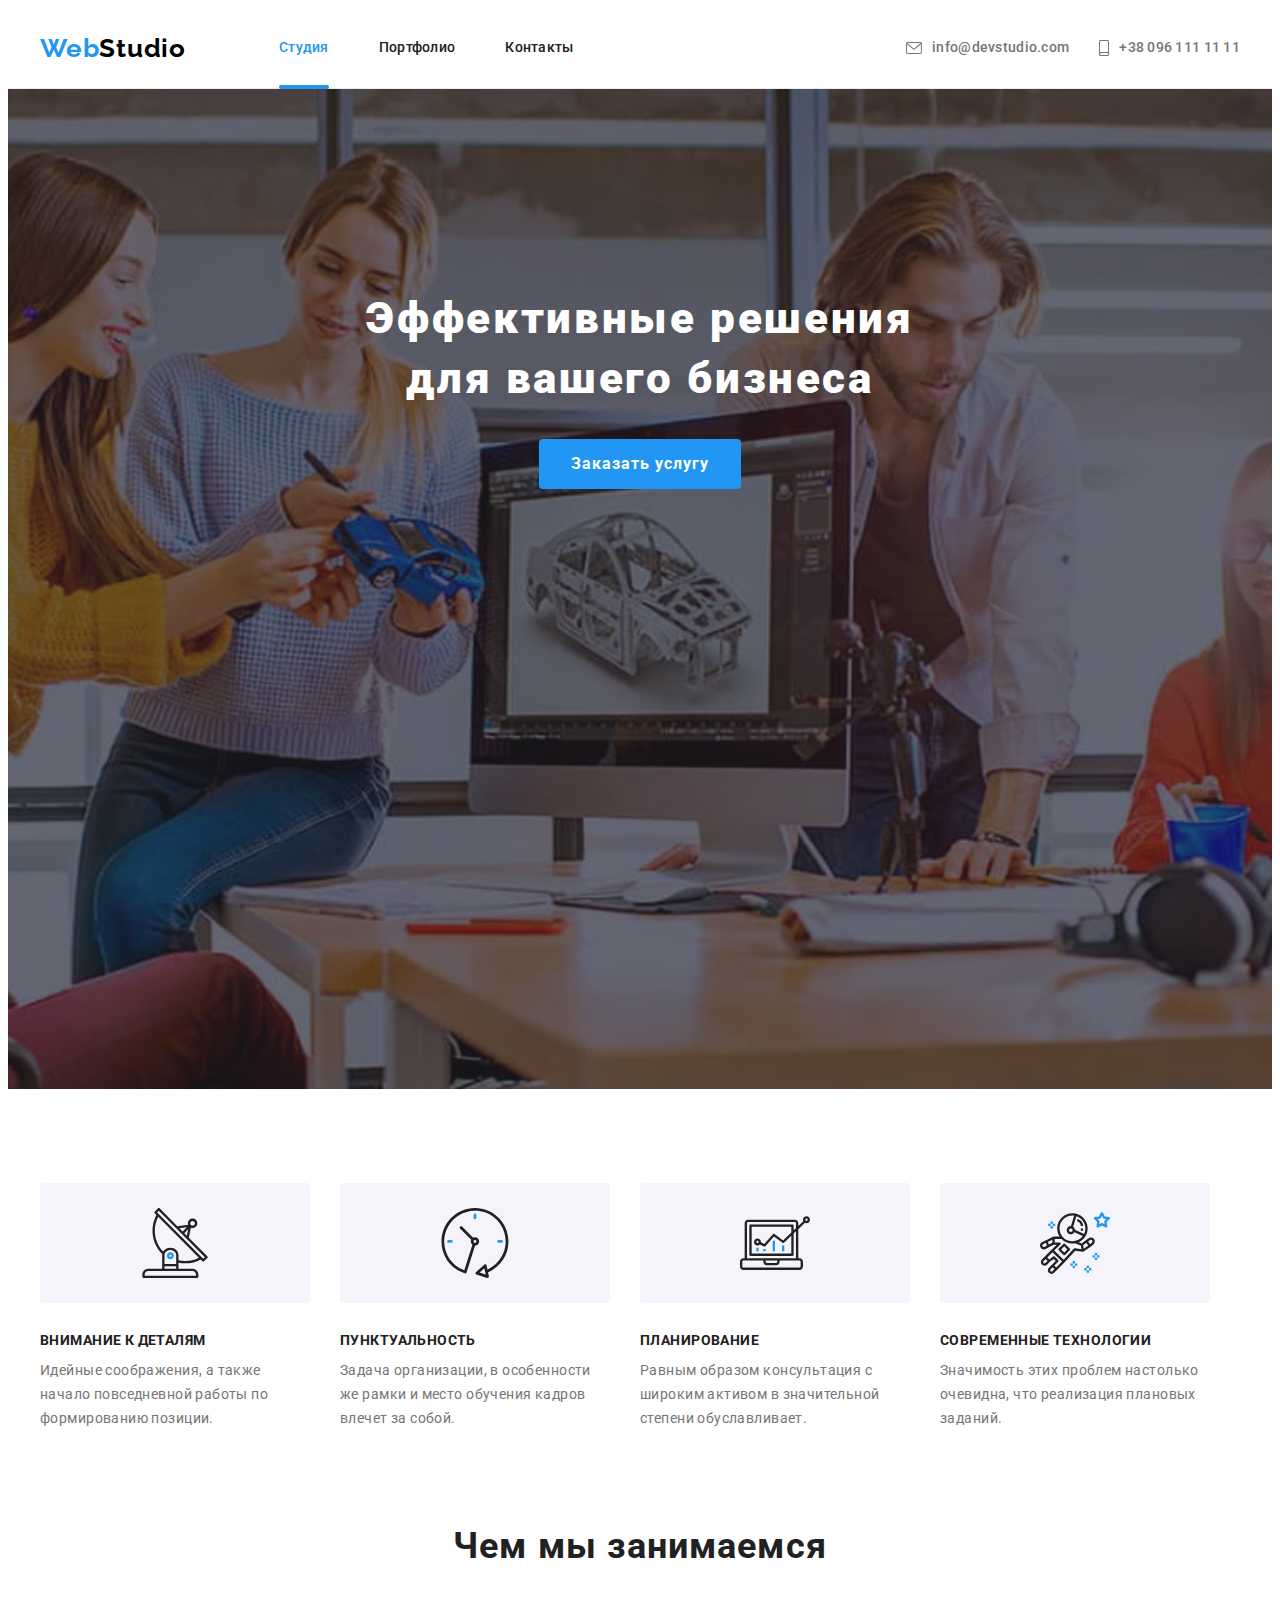
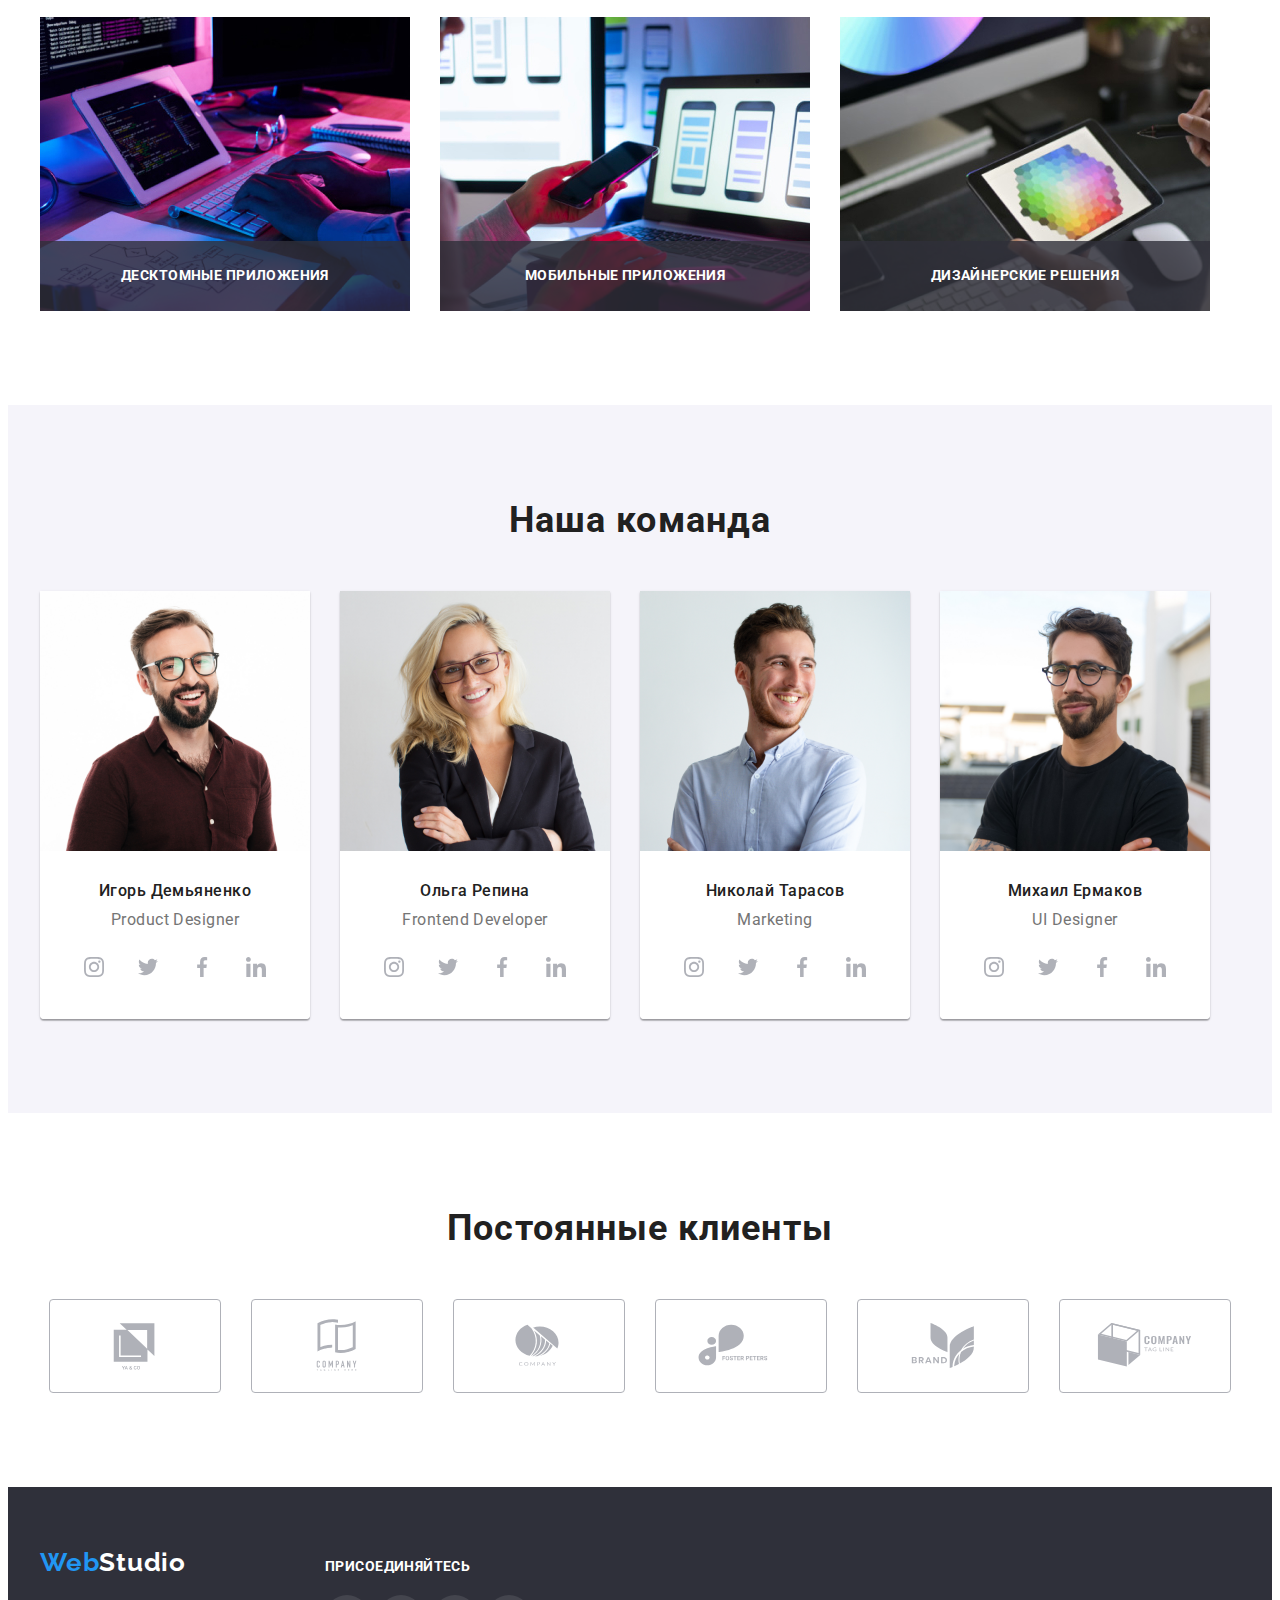
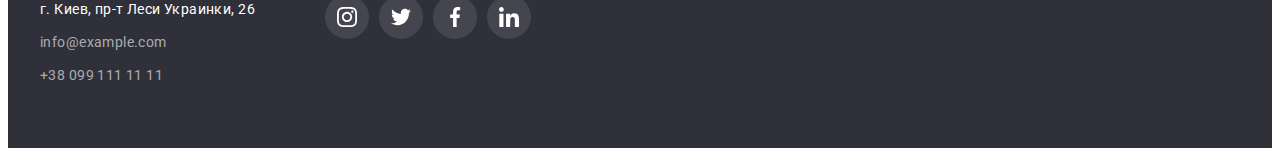
<file: index.html>
<!DOCTYPE html>
<html lang="ru">
  <head>
    <meta charset="UTF-8" />
    <meta http-equiv="X-UA-Compatible" content="IE=edge" />
    <meta name="viewport" content="width=device-width, initial-scale=1.0" />
    <title>WebStudio</title>
    <link
      rel="stylesheet"
      href="https://cdnjs.cloudflare.com/ajax/libs/modern-normalize/1.1.0/modern-normalize.min.css"
      integrity="sha512-wpPYUAdjBVSE4KJnH1VR1HeZfpl1ub8YT/NKx4PuQ5NmX2tKuGu6U/JRp5y+Y8XG2tV+wKQpNHVUX03MfMFn9Q=="
      crossorigin="anonymous"
      referrerpolicy="no-referrer"
    />
    <link
      href="https://fonts.googleapis.com/css2?family=Raleway:wght@700&family=Roboto:wght@400;500;700;900&display=swap"
      rel="stylesheet"
    />
    <link rel="stylesheet" href="./css/styles.css" />
  </head>

  <body>
    <header class="header">
      <div class="container main-nav">
        <a href="./index.html" class="logo link"><span class="span">Web</span>Studio</a>

        <nav class="nav">
          <ul class="site-nav list">
            <li class="nav-item"><a class="nav-link link current" href="./index.html">Студия</a></li>
            <li class="nav-item"><a class="nav-link link" href="./portfolio.html">Портфолио</a></li>
            <li class="nav-item"><a class="nav-link link" href="">Контакты</a></li>
          </ul>
        </nav>

        <ul class="info list">
          <li class="info-item">
            <a class="info-link link" href="mailto:info@devstudio.com">
              <svg class="icon-envelope" width="16px" height="12px">
                <use href="./images/icons.svg#icon-envelope"></use>
              </svg>
              info@devstudio.com
            </a>
          </li>
          <li class="info-item">
            <a class="info-link link" href="tel:+380961111111">
              <svg class="icon-smartphone" width="10px" height="16px">
                <use href="./images/icons.svg#icon-smartphone"></use>
              </svg>
              +38 096 111 11 11
            </a>
          </li>
        </ul>
      </div>
    </header>

    <main>
      <section class="section-hero">
        <div class="container">
          <h1 class="title">Эффективные решения для вашего бизнеса</h1>

          <button type="button" class="button-first" data-modal-open >Заказать услугу</button>
        </div>
      </section>

      <section class="section">
        <div class="container">
          <h2 hidden>Преимущества</h2>

          <ul class="features list">
            <li class="features-item">
                <div class="features-icon">
                  <svg class="icon" width="70px" height="70px">
                  <use href="./images/icons.svg#icon-antenna-1"></use>
                </svg>
                </div>
              <h3 class="features-title">ВНИМАНИЕ К ДЕТАЛЯМ</h3>
              <p class="features-text">
                Идейные соображения, а также начало повседневной работы по формированию позиции.
              </p>
            </li>
            <li class="features-item">
              <div class="features-icon">
                  <svg class="icon" width="70px" height="70px">
                  <use href="./images/icons.svg#icon-clock-1"></use>
                </svg>
                </div>
              <h3 class="features-title">ПУНКТУАЛЬНОСТЬ</h3>
              <p class="features-text">
                Задача организации, в особенности же рамки и место обучения кадров влечет за собой.
              </p>
            </li>
            <li class="features-item">
              <div class="features-icon">
                  <svg class="icon" width="70px" height="70px">
                  <use href="./images/icons.svg#icon-diagram-1"></use>
                </svg>
                </div>
              <h3 class="features-title">ПЛАНИРОВАНИЕ</h3>
              <p class="features-text">
                Равным образом консультация с широким активом в значительной степени обуславливает.
              </p>
            </li>
            <li class="features-item">
              <div class="features-icon">
                  <svg class="icon" width="70px" height="70px">
                  <use href="./images/icons.svg#icon-astronaut-1"></use>
                </svg>
                </div>
              <h3 class="features-title">СОВРЕМЕННЫЕ ТЕХНОЛОГИИ</h3>
              <p class="features-text">Значимость этих проблем настолько очевидна, что реализация плановых заданий.</p>
            </li>
          </ul>
        </div>
      </section>

      <section class="section work">
        <div class="container">
          <h2 class="title-section">Чем мы занимаемся</h2>

          <ul class="works list">
            <li class="works-item">
              <img
                class="works-img"
                src="./images/картинка1.jpg"
                alt="Человек пишет код на компьютере"
                width="370"
                height="294"
              />
              <p class="works-text">
                ДЕСКТОМНЫЕ ПРИЛОЖЕНИЯ
              </p>
            </li>
            <li class="works-item">
              <img
                class="works-img"
                src="./images/картинка2.jpg"
                alt="Человек за компьютером смотрит в телефон"
                width="370"
                height="294"
              />
              <p class="works-text">
                МОБИЛЬНЫЕ ПРИЛОЖЕНИЯ
              </p>
            </li>
            <li class="works-item">
              <img
                class="works-img"
                src="./images/картинка3.jpg"
                alt="Человек рисует на планшете"
                width="370"
                height="294"
              />
              <p class="works-text">
                ДИЗАЙНЕРСКИЕ РЕШЕНИЯ
              </p>
            </li>
          </ul>
        </div>
      </section>

      <section class="team section">
        <div class="container">
          <h2 class="title-section">Наша команда</h2>

          <ul class="team-list list">
            <li class="team-item">
              <img class="img-team" src="./images/Игорь.jpg" alt="Фотография парня в очках" width="270" height="260" />
              <div class="team-div">
                <h3 class="team-title">Игорь Демьяненко</h3>
                <p class="team-text">Product Designer</p>
                <ul class="team-social-list list">
                  <li class="team-social-item">
                    <a href="" class="team-social-link">
                      <svg class="team-icon" width="20px" height="20px">
                        <use href="./images/icons.svg#icon-instagram-2"></use>
                      </svg>
                    </a>
                  </li>
                  <li class="team-social-item">
                    <a href="" class="team-social-link">
                      <svg class="team-icon" width="20px" height="20px">
                        <use href="./images/icons.svg#icon-twitter-1"></use>
                      </svg>
                    </a>
                  </li>
                  <li class="team-social-item">
                    <a href="" class="team-social-link">
                      <svg class="team-icon" width="20px" height="20px">
                        <use href="./images/icons.svg#icon-facebook-1"></use>
                      </svg>
                    </a>
                  </li>
                  <li class="team-social-item">
                    <a href="" class="team-social-link">
                      <svg class="team-icon" width="20px" height="20px">
                        <use href="./images/icons.svg#icon-linkedin-1"></use>
                      </svg>
                    </a>
                  </li>
                </ul>
              </div>
            </li>

            <li class="team-item">
              <img
                class="img-team"
                src="./images/Ольга.jpg"
                alt="Фотография девушки в очках"
                width="270"
                height="260"
              />
              <div class="team-div">
                <h3 class="team-title">Ольга Репина</h3>
                <p class="team-text">Frontend Developer</p>
                <ul class="team-social-list list">
                  <li class="team-social-item">
                    <a href="" class="team-social-link">
                      <svg class="team-icon" width="20px" height="20px">
                        <use href="./images/icons.svg#icon-instagram-2"></use>
                      </svg>
                    </a>
                  </li>
                  <li class="team-social-item">
                    <a href="" class="team-social-link">
                      <svg class="team-icon" width="20px" height="20px">
                        <use href="./images/icons.svg#icon-twitter-1"></use>
                      </svg>
                    </a>
                  </li>
                  <li class="team-social-item">
                    <a href="" class="team-social-link">
                      <svg class="team-icon"  width="20px" height="20px">
                        <use href="./images/icons.svg#icon-facebook-1"></use>
                      </svg>
                    </a>
                  </li>
                  <li class="team-social-item">
                    <a href="" class="team-social-link">
                      <svg class="team-icon" width="20px" height="20px">
                        <use href="./images/icons.svg#icon-linkedin-1"></use>
                      </svg>
                    </a>
                  </li>
                </ul>
              </div>
            </li>

            <li class="team-item">
              <img
                class="img-team"
                src="./images/Николай.jpg"
                alt="Фотография улыбающегося парня"
                width="270"
                height="260"
              />
              <div class="team-div">
                <h3 class="team-title">Николай Тарасов</h3>
                <p class="team-text">Marketing</p>
                <ul class="team-social-list list">
                  <li class="team-social-item">
                    <a href="" class="team-social-link">
                      <svg class="team-icon" width="20px" height="20px">
                        <use href="./images/icons.svg#icon-instagram-2"></use>
                      </svg>
                    </a>
                  </li>
                  <li class="team-social-item">
                    <a href="" class="team-social-link">
                      <svg class="team-icon" width="20px" height="20px">
                        <use href="./images/icons.svg#icon-twitter-1"></use>
                      </svg>
                    </a>
                  </li>
                  <li class="team-social-item">
                    <a href="" class="team-social-link">
                      <svg class="team-icon" width="20px" height="20px">
                        <use href="./images/icons.svg#icon-facebook-1"></use>
                      </svg>
                    </a>
                  </li>
                  <li class="team-social-item">
                    <a href="" class="team-social-link">
                      <svg class="team-icon" width="20px" height="20px">
                        <use href="./images/icons.svg#icon-linkedin-1"></use>
                      </svg>
                    </a>
                  </li>
                </ul>
              </div>
            </li>

            <li class="team-item">
              <img class="img-team" src="./images/Михаил.jpg" alt="Парень в очках" width="270" height="260" />
              <div class="team-div">
                <h3 class="team-title">Михаил Ермаков</h3>
                <p class="team-text">UI Designer</p>
                <ul class="team-social-list list">
                  <li class="team-social-item">
                    <a href="" class="team-social-link">
                      <svg class="team-icon" width="20px" height="20px">
                        <use href="./images/icons.svg#icon-instagram-2"></use>
                      </svg>
                    </a>
                  </li>
                  <li class="team-social-item">
                    <a href="" class="team-social-link">
                      <svg class="team-icon" width="20px" height="20px">
                        <use href="./images/icons.svg#icon-twitter-1"></use>
                      </svg>
                    </a>
                  </li>
                  <li class="team-social-item">
                    <a href="" class="team-social-link">
                      <svg class="team-icon" width="20px" height="20px">
                        <use href="./images/icons.svg#icon-facebook-1"></use>
                      </svg>
                    </a>
                  </li>
                  <li class="team-social-item">
                    <a href="" class="team-social-link">
                      <svg class="team-icon" width="20px" height="20px">
                        <use href="./images/icons.svg#icon-linkedin-1"></use>
                      </svg>
                    </a>
                  </li>
                </ul>
              </div>
            </li>
          </ul>
        </div>
      </section>

      <section class="section">
        <div class="container">
          <h2 class="title-section">Постоянные клиенты</h2>
          <div class="compani-div">
            <ul class="company-list list">
            <li class="company-item">
                <a href="" class="company-link">
                  <svg class="company-icon" width="106" height="60">
                  <use href="./images/icons.svg#icon-Logo"></use>
                </svg>
                </a>
            </li>
            <li class="company-item">
                <a href="" class="company-link">
                  <svg class="company-icon" width="106" height="60">
                  <use href="./images/icons.svg#icon-Logo-1"></use>
                </svg>
                </a>
            </li>
            <li class="company-item">
                <a href="" class="company-link">
                  <svg class="company-icon" width="106" height="60">
                  <use href="./images/icons.svg#icon-Logo-2"></use>
                </svg>
                </a>
            </li>
            <li class="company-item">
                <a href="" class="company-link">
                  <svg class="company-icon" wigth="106" height="60">
                  <use href="./images/icons.svg#icon-Logo-3"></use>
                </svg>
                </a>
            </li>
            <li class="company-item">
                <a href="" class="company-link">
                  <svg class="company-icon" width="106" height="60">
                  <use href="./images/icons.svg#icon-Logo-4"></use>
                </svg>
                </a>
            </li>
            <li class="company-item">
                <a href="" class="company-link">
                  <svg class="company-icon" width="106" height="60">
                  <use href="./images/icons.svg#icon-Logo-5"></use>
                </svg>
                </a>
            </li>
          </ul>
          </div>
        </div>
      </section>
    </main>

<footer class="footer footer-section"">
      <div class="container">
        <div class="first-footer-div">
          <div>
          <a href="/index.html" class="logo-footer link"><span class="span">Web</span>Studio</a>

          <address class="address">
          <ul class="address list">
            <li class="address-item">
              <a class="address-link link" href="http://surl.li/anqcu">г. Киев, пр-т Леси Украинки, 26</a>
            </li>
            <li class="address-item">
              <a class="address-link-footer link" href="mailto:info@example.com">info@example.com</a>
            </li>
            <li class="address-item">
              <a class="address-link-footer link" href="tel:+380991111111">+38 099 111 11 11</a>
            </li>
          </ul>
          </address>  
        </div>

        <div class="second-footer-div">
            <p class="text-footer">ПРИСОЕДИНЯЙТЕСЬ</p>

           <ul class="footer-social-list list">
                  <li class="footer-social-item">
                    <a href="" class="footer-social-link">
                      <svg class="footer-icon" width="20px" height="20px">
                        <use href="./images/icons.svg#icon-instagram-2"></use>
                      </svg>
                    </a>
                  </li>
                  <li class="footer-social-item">
                    <a href="" class="footer-social-link">
                      <svg class="footer-icon" width="20px" height="20px">
                        <use href="./images/icons.svg#icon-twitter-1"></use>
                      </svg>
                    </a>
                  </li>
                  <li class="footer-social-item">
                    <a href="" class="footer-social-link">
                      <svg class="footer-icon" width="20px" height="20px">
                        <use href="./images/icons.svg#icon-facebook-1"></use>
                      </svg>
                    </a>
                  </li>
                  <li class="footer-social-item">
                    <a href="" class="footer-social-link">
                      <svg class="footer-icon" width="20px" height="20px">
                        <use href="./images/icons.svg#icon-linkedin-1"></use>
                      </svg>
                    </a>
                  </li>
                </ul>
        </div>
      </div>
    </footer>

    <div class="backdrop is-hidden" data-modal>
      <div class="modal">
        <button type="button" class="modal-cloce-btn" data-modal-close>
          <svg class="modal-icon">
            <use href="./images/icons.svg#icon-Vector-1"></use>
          </svg>
        </button>
      </div>
    </div>
    <script src="./js/modal.js"></script>
  </body>
</html>
</file>
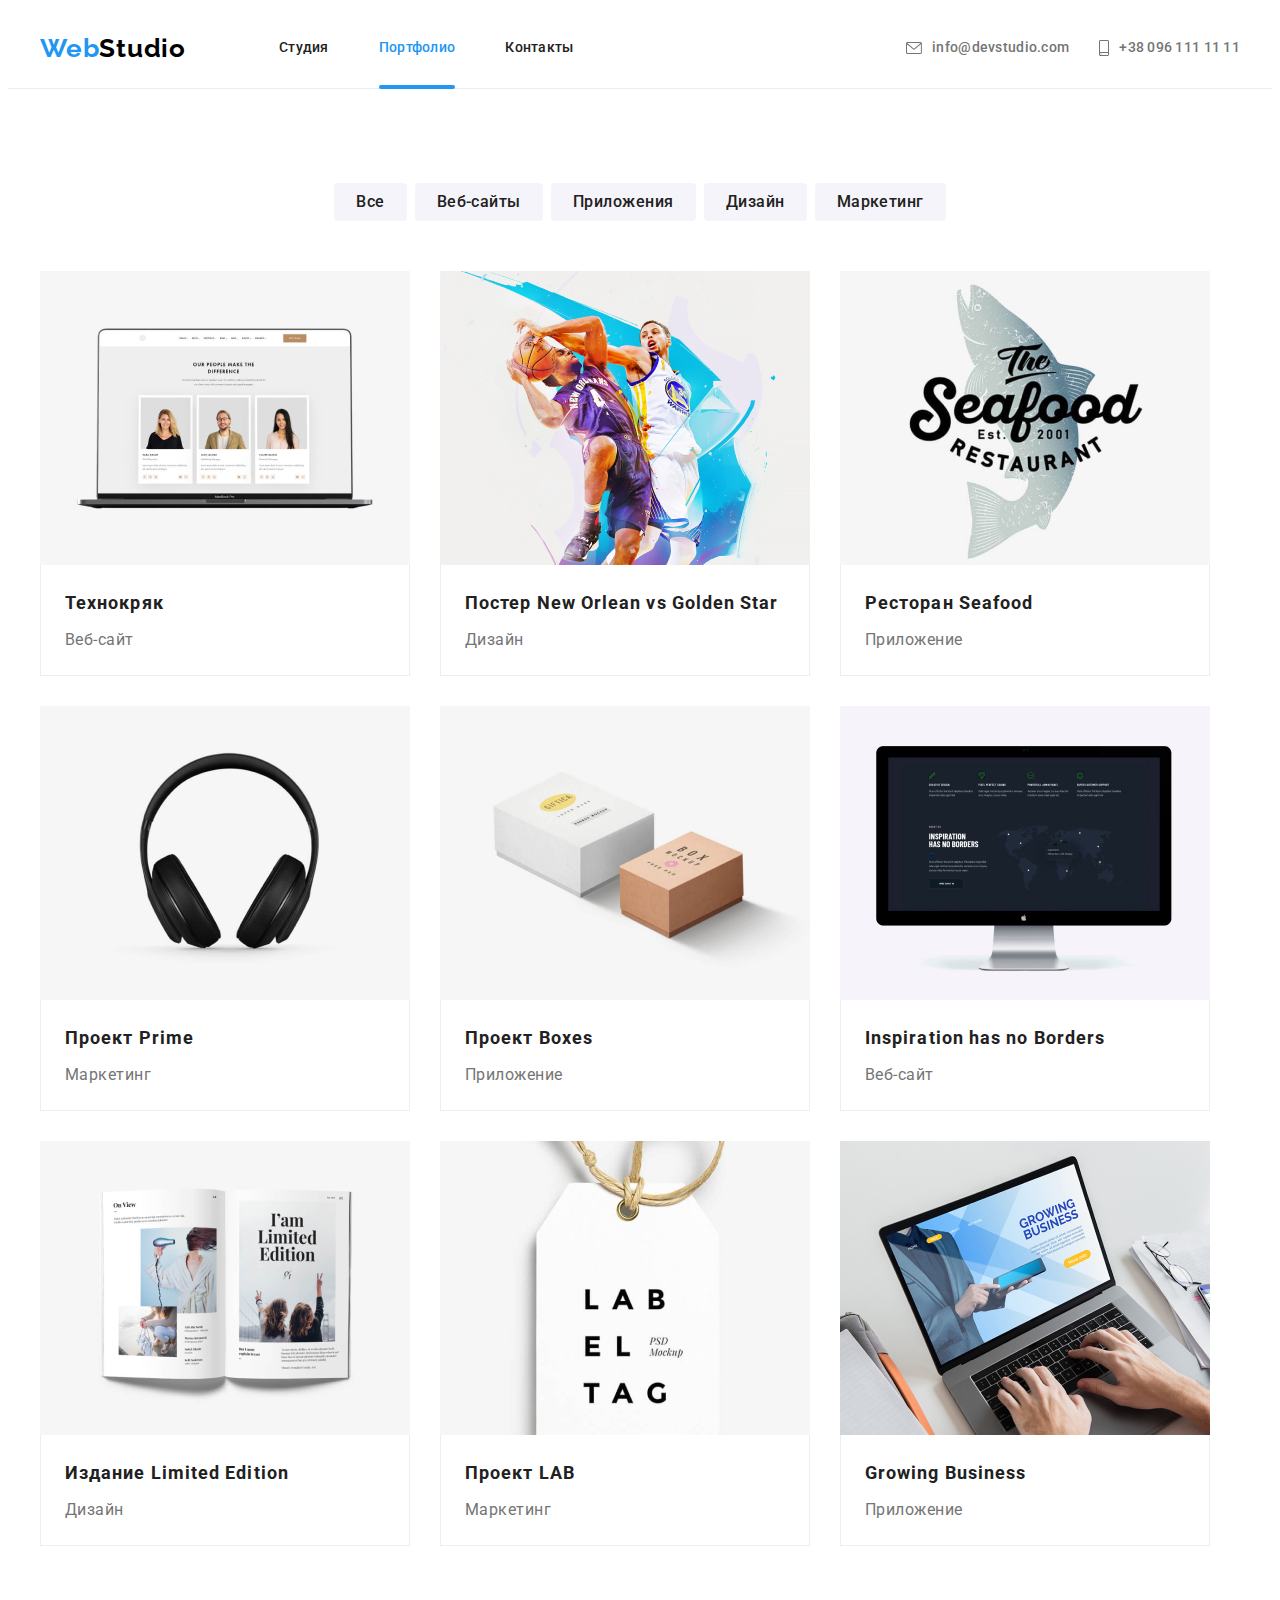
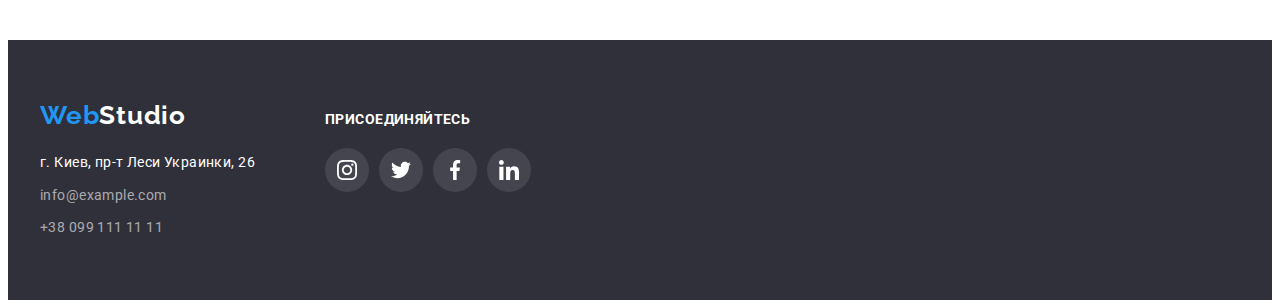
<file: portfolio.html>
<!DOCTYPE html>
<html lang="ru">
  <head>
    <meta charset="UTF-8" />
    <meta http-equiv="X-UA-Compatible" content="IE=edge" />
    <meta name="viewport" content="width=device-width, initial-scale=1.0" />
    <title>WebStudio</title>
    <link
      rel="stylesheet"
      href="https://cdnjs.cloudflare.com/ajax/libs/modern-normalize/1.1.0/modern-normalize.min.css"
      integrity="sha512-wpPYUAdjBVSE4KJnH1VR1HeZfpl1ub8YT/NKx4PuQ5NmX2tKuGu6U/JRp5y+Y8XG2tV+wKQpNHVUX03MfMFn9Q=="
      crossorigin="anonymous"
      referrerpolicy="no-referrer"
    />
    <link
      href="https://fonts.googleapis.com/css2?family=Raleway:wght@700&family=Roboto:wght@400;500;700;900&display=swap"
      rel="stylesheet"
    />
    <link rel="stylesheet" href="./css/styles.css" />
  </head>

  <body>
    <header class="header">
      <div class="container main-nav">
        <a href="./index.html" class="logo link"><span class="span">Web</span>Studio</a>

        <nav class="nav">
          <ul class="site-nav list">
            <li class="nav-item"><a class="nav-link link" href="./index.html">Студия</a></li>
            <li class="nav-item"><a class="nav-link link current" href="./portfolio.html">Портфолио</a></li>
            <li class="nav-item"><a class="nav-link link" href="">Контакты</a></li>
          </ul>
        </nav>

        <ul class="info list">
          <li class="info-item">
            <a class="info-link link" href="mailto:info@devstudio.com">
              <svg class="icon-envelope" width="16px" height="12px">
                <use href="./images/icons.svg#icon-envelope"></use>
              </svg>
              info@devstudio.com
            </a>
          </li>
          <li class="info-item">
            <a class="info-link link" href="tel:+380961111111">
              <svg class="icon-smartphone" width="10px" height="16px">
                <use href="./images/icons.svg#icon-smartphone"></use>
              </svg>
              +38 096 111 11 11
            </a>
          </li>
        </ul>
      </div>
    </header>

    <main>
      <section class="section">
        <div class="container">
          <h1 hidden>Наши работы</h1>

          <ul class="filter list">
            <li class="filter-item"><button class="filter-btn" type="button">Все</button></li>
            <li class="filter-item"><button class="filter-btn" type="button">Веб-сайты</button></li>
            <li class="filter-item"><button class="filter-btn" type="button">Приложения</button></li>
            <li class="filter-item"><button class="filter-btn" type="button">Дизайн</button></li>
            <li class="filter-item"><button class="filter-btn" type="button">Маркетинг</button></li>
          </ul>

          <ul class="projects list">
            <li class="projects-item">
                <a class="projects-link link" href="">
                    <div class="projects-wrap">
                      <img src="./images/img (1).jpg" alt="Ноутбук" width="370" height="294" />
                      <p class="projects-card-text">
                        Технокряк это современная площадка распространения коронавируса. Компании используют эту платформу для цифрового шпионажа и атак на защищённые сервера конкурентов.
                      </p>
                    </div>
                  <div class="card-content">
                    <h2 class="projects-title">Технокряк</h2>
                    <p class="projects-text">Веб-сайт</p>
                  </div>
                </a>
            </li>

            <li class="projects-item">
              <a class="projects-link link" href="">
                <div class="projects-wrap">
                  <img src="./images/img (2).jpg" alt="Два баскетболиста" width="370" height="294" />
                  <p class="projects-card-text">
                    Технокряк это современная площадка распространения коронавируса. Компании используют эту платформу для цифрового шпионажа и атак на защищённые сервера конкурентов.
                  </p>
                </div>
                <div class="card-content">
                  <h2 class="projects-title">Постер New Orlean vs Golden Star</h2>
                  <p class="projects-text">Дизайн</p>
                </div>
              </a>
            </li>

            <li class="projects-item">
              <a class="projects-link link" href="">
                <div class="projects-wrap">
                  <img src="./images/img (3).jpg" alt="Логотип ресторана" width="370" height="294" />
                  <p class="projects-card-text">
                    Технокряк это современная площадка распространения коронавируса. Компании используют эту платформу для цифрового шпионажа и атак на защищённые сервера конкурентов.
                  </p>
                </div>
                <div class="card-content">
                  <h2 class="projects-title">Ресторан Seafood</h2>
                  <p class="projects-text">Приложение</p>
                </div>
              </a>
            </li>

            <li class="projects-item">
              <a class="projects-link link" href="">
                <div class="projects-wrap">
                  <img src="./images/img (4).jpg" alt="Черные наушники" width="370" height="294" />
                  <p class="projects-card-text">
                    Технокряк это современная площадка распространения коронавируса. Компании используют эту платформу для цифрового шпионажа и атак на защищённые сервера конкурентов.
                  </p>
                </div>
                <div class="card-content">
                  <h2 class="projects-title">Проект Prime</h2>
                  <p class="projects-text">Маркетинг</p>
                </div>
              </a>
            </li>

            <li class="projects-item">
              <a class="projects-link link" href="">
                <div class="projects-wrap">
                  <img src="./images/img (5).jpg" alt="Две коробки" width="370" height="294" />
                  <p class="projects-card-text">
                    Технокряк это современная площадка распространения коронавируса. Компании используют эту платформу для цифрового шпионажа и атак на защищённые сервера конкурентов.
                  </p>
                </div>
                <div class="card-content">
                  <h2 class="projects-title">Проект Boxes</h2>
                  <p class="projects-text">Приложение</p>
                </div>
              </a>
            </li>

            <li class="projects-item">
              <a class="projects-link link" href="">
                <div class="projects-wrap">
                  <img src="./images/img (6).jpg" alt="Компьютер" width="370" height="294" />
                  <p class="projects-card-text">
                    Технокряк это современная площадка распространения коронавируса. Компании используют эту платформу для цифрового шпионажа и атак на защищённые сервера конкурентов.
                  </p>
                </div>
                <div class="card-content">
                  <h2 class="projects-title">Inspiration has no Borders</h2>
                  <p class="projects-text">Веб-сайт</p>
                </div>
              </a>
            </li>

            <li class="projects-item">
              <a class="projects-link link" href="">
                <div class="projects-wrap">
                  <img src="./images/img (7).jpg" alt="Книга" width="370" height="294" />
                  <p class="projects-card-text">
                    Технокряк это современная площадка распространения коронавируса. Компании используют эту платформу для цифрового шпионажа и атак на защищённые сервера конкурентов.
                  </p>
                </div>
                <div class="card-content">
                  <h2 class="projects-title">Издание Limited Edition</h2>
                  <p class="projects-text">Дизайн</p>
                </div>
              </a>
            </li>

            <li class="projects-item">
              <a class="projects-link link" href="">
                <div class="projects-wrap">
                  <img src="./images/img (8).jpg" alt="Бирка" width="370" height="294" />
                  <p class="projects-card-text">
                    Технокряк это современная площадка распространения коронавируса. Компании используют эту платформу для цифрового шпионажа и атак на защищённые сервера конкурентов.
                  </p>
                </div>
                <div class="card-content">
                  <h2 class="projects-title">Проект LAB</h2>
                  <p class="projects-text">Маркетинг</p>
                </div>
              </a>
            </li>

            <li class="projects-item">
              <a class="projects-link link" href="">
                <div class="projects-wrap">
                  <img src="./images/img (9).jpg" alt="Ноутбук" width="370" height="294" />
                  <p class="projects-card-text">
                    Технокряк это современная площадка распространения коронавируса. Компании используют эту платформу для цифрового шпионажа и атак на защищённые сервера конкурентов.
                  </p>
                </div>
                <div class="card-content">
                  <h2 class="projects-title">Growing Business</h2>
                  <p class="projects-text">Приложение</p>
                </div>
              </a>
            </li>
          </ul>
        </div>
      </section>
    </main>

    <footer class="footer footer-section"">
      <div class="container">
        <div class="first-footer-div">
          <div>
          <a href="/index.html" class="logo-footer link"><span class="span">Web</span>Studio</a>

          <address class="address">
          <ul class="address list">
            <li class="address-item">
              <a class="address-link link" href="http://surl.li/anqcu">г. Киев, пр-т Леси Украинки, 26</a>
            </li>
            <li class="address-item">
              <a class="address-link-footer link" href="mailto:info@example.com">info@example.com</a>
            </li>
            <li class="address-item">
              <a class="address-link-footer link" href="tel:+380991111111">+38 099 111 11 11</a>
            </li>
          </ul>
          </address>  
        </div>

        <div class="second-footer-div">
            <p class="text-footer">ПРИСОЕДИНЯЙТЕСЬ</p>

           <ul class="footer-social-list list">
                  <li class="footer-social-item">
                    <a href="" class="footer-social-link">
                      <svg class="footer-icon" width="20px" height="20px">
                        <use href="./images/icons.svg#icon-instagram-2"></use>
                      </svg>
                    </a>
                  </li>
                  <li class="footer-social-item">
                    <a href="" class="footer-social-link">
                      <svg class="footer-icon" width="20px" height="20px">
                        <use href="./images/icons.svg#icon-twitter-1"></use>
                      </svg>
                    </a>
                  </li>
                  <li class="footer-social-item">
                    <a href="" class="footer-social-link">
                      <svg class="footer-icon" width="20px" height="20px">
                        <use href="./images/icons.svg#icon-facebook-1"></use>
                      </svg>
                    </a>
                  </li>
                  <li class="footer-social-item">
                    <a href="" class="footer-social-link">
                      <svg class="footer-icon" width="20px" height="20px">
                        <use href="./images/icons.svg#icon-linkedin-1"></use>
                      </svg>
                    </a>
                  </li>
                </ul>
        </div>
      </div>
    </footer>
  </body>
</html>
</file>
<file: css/styles.css>
:root {
  --background-color: #ffffff;
  --h2-h3-text-color: #212121;
  --text-color: #757575;
  --two-text-color: #ffffff;
  --accent-color: #2196f3;
  --logo-color: #000000;
  --footer-color: #2f303a;
  --footer-address-color: rgba(255, 255, 255, 0.6);
  --btn-color: #f5f4fa;
  --section-color: #f5f4fa;
  --icon-color: #afb1b8;
}

body {
  background-color: var(--background-color);
  font-family: Roboto, sans-serif;
  font-size: 14px;
  letter-spacing: 0.03em;
}

/* ШАПКА САЙТА */

.container {
  width: 1200px;
  padding-left: 15px;
  padding-right: 15px;
  margin: 0 auto;
}

.section {
  padding-top: 94px;
  padding-bottom: 94px;
}

h1,
h2,
h3,
h4,
h5,
h6,
p,
ul {
  margin: 0;
  padding: 0;
}

img {
  display: block;
}

.header {
  border-bottom: 1px solid #ececec;
}

.span {
  color: var(--accent-color);
  font-family: Raleway, sans-serif;
  font-weight: 700;
  font-size: 26px;
  line-height: 1.19;
  letter-spacing: 0.03em;
}

.logo {
  font-family: Raleway, sans-serif;
  font-weight: 700;
  font-size: 26px;
  line-height: 1.94;
  letter-spacing: 0.03em;
  color: var(--logo-color);
  margin-right: 93px;
}

.list {
  list-style: none;
}

.link {
  text-decoration: none;
}

.nav-link {
  font-weight: 500;
  font-size: 14px;
  line-height: 1.14;
  letter-spacing: 0.02em;
  color: var(--h2-h3-text-color);
  transition: color 250ms cubic-bezier(0.4, 0, 0.2, 1);
}

.current {
  color: var(--accent-color);
  position: relative;
}

.current::after {
  content: '';
  width: 100%;
  height: 4px;
  border-radius: 2px;
  background-color: var(--accent-color);
  position: absolute;
  bottom: -1px;
  left: 0;
}

.site-nav {
  display: flex;
}

.nav .nav-link:hover,
.nav .nav-link:focus {
  color: var(--accent-color);
}

.main-nav {
  display: flex;
  align-items: center;
}

.info-link {
  display: flex;
  align-items: center;
  font-weight: 500;
  font-size: 14px;
  line-height: 1.14;
  letter-spacing: 0.02em;
  color: var(--text-color);
  transition: color 250ms cubic-bezier(0.4, 0, 0.2, 1);
}

.info .info-link:hover,
.info .info-link:focus {
  color: var(--accent-color);
}

.info {
  display: flex;
  margin-left: auto;
}

.info .info-item + .info-item {
  margin-left: 30px;
}

.site-nav .nav-item + .nav-item {
  margin-left: 50px;
}

.site-nav .nav-link {
  display: block;
  padding-top: 32px;
  padding-bottom: 32px;
}

.info .info-link {
  padding-top: 32px;
  padding-bottom: 32px;
}

.icon-envelope,
.icon-smartphone {
  margin-right: 10px;
  fill: currentColor;
}

/* ГЛАВНЫЙ ЭКРАН */

.section-hero {
  background-color: var(--footer-color);
  padding-top: 200px;
  padding-bottom: 200px;
  background-image: linear-gradient(
      rgba(47, 48, 58, 0.4),
      rgba(47, 48, 58, 0.4)
    ),
    url(../images/fone.jpg);
  max-width: 1600px;
  height: 600px;
  background-size: cover;
  background-repeat: no-repeat;
  background-position: center;
  margin-left: auto;
  margin-right: auto;
}

.title {
  color: var(--two-text-color);
  font-size: 44px;
  line-height: 1.36;
  font-weight: 900;
  text-align: center;
  letter-spacing: 0.06em;
  margin-bottom: 30px;
  width: 630px;
  margin-left: auto;
  margin-right: auto;
}

.button-first {
  cursor: pointer;
  font-family: Roboto, sans-serif;
  font-weight: 700;
  font-size: 16px;
  line-height: 1.87;
  letter-spacing: 0.06em;
  color: var(--two-text-color);
  background-color: var(--accent-color);
  display: block;
  margin: auto;
  border-radius: 4px;
  padding: 10px 32px;
  border: transparent;
}

/* СЕКЦИЯ 2 */

.features {
  display: flex;
}

.features-item {
  width: 270px;
}
.features .features-item + .features-item {
  margin-left: 30px;
}

.title-section {
  font-size: 36px;
  line-height: 1.17;
  font-weight: 700;
  color: var(--h2-h3-text-color);
  letter-spacing: 0.03em;
  text-align: center;
  margin-bottom: 50px;
}

.features-title {
  font-weight: 700;
  font-size: 14px;
  line-height: 1.14;
  letter-spacing: 0.03em;
  color: var(--h2-h3-text-color);
  margin-bottom: 10px;
}

.features-text {
  font-size: 14px;
  line-height: 1.71;
  letter-spacing: 0.03em;
  color: var(--text-color);
}

.features-icon {
  height: 120px;
  background-color: #f5f4fa;
  display: flex;
  align-items: center;
  justify-content: center;
  border-radius: 4px;
  margin-bottom: 30px;
}

/* СЕКЦИЯ 3 */

.work {
  padding-top: 0;
}

.works {
  display: flex;
}

.works .works-item + .works-item {
  margin-left: 30px;
}

.works-item {
  position: relative;
}

.works-text {
  display: flex;
  align-items: center;
  justify-content: center;
  font-weight: 700;
  font-size: 14px;
  line-height: 1.14;
  letter-spacing: 0.03em;
  color: var(--two-text-color);
  background-color: rgba(47, 48, 58, 0.8);
  position: absolute;
  width: 100%;
  height: 70px;
  left: 0;
  bottom: 0;
}

/* СЕКЦИЯ 4 */

.team {
  background-color: var(--section-color);
}

.team-list {
  display: flex;
}

.team-list .team-item + .team-item {
  margin-left: 30px;
}

.team-title {
  font-weight: 500;
  font-size: 16px;
  line-height: 1.19;
  letter-spacing: 0.03em;
  color: var(--h2-h3-text-color);
  margin-bottom: 10px;
}

.team-text {
  font-size: 16px;
  line-height: 1.19;
  letter-spacing: 0.03em;
  color: var(--text-color);
  margin-bottom: 16px;
}

.team-div {
  padding: 30px 0;
  text-align: center;
  background-color: var(--background-color);
}

.team-item {
  color: var(--background-color);
  box-shadow: 0px 1px 3px rgba(0, 0, 0, 0.12), 0px 1px 1px rgba(0, 0, 0, 0.14),
    0px 2px 1px rgba(0, 0, 0, 0.2);
  border-radius: 0px 0px 4px 4px;
  overflow: hidden;
}

.team-social-link {
  width: 44px;
  height: 44px;
  background-color: var(--background-color);
  border-radius: 50%;
  display: flex;
  align-items: center;
  justify-content: center;
  color: var(--icon-color);
  transition: color 250ms cubic-bezier(0.4, 0, 0.2, 1),
    background-color 250ms cubic-bezier(0.4, 0, 0.2, 1);
}

.team-social-link:hover,
.team-social-link:focus {
  background-color: var(--accent-color);
  color: var(--background-color);
}

.team-social-list {
  display: flex;
  justify-content: center;
}

.team-social-item + .team-social-item {
  margin-left: 10px;
}

.team-icon {
  fill: currentColor;
}

/* СЕКЦИЯ 5 */

.company-link {
  width: 170px;
  height: 92px;
  border: 1px solid #afb1b8;
  background-color: var(--background-color);
  border-radius: 4px;
  border-color: #afb1b8;
  display: flex;
  align-items: center;
  justify-content: center;
  color: var(--icon-color);
  transition: color 250ms cubic-bezier(0.4, 0, 0.2, 1),
    border-color 250ms cubic-bezier(0.4, 0, 0.2, 1);
}

.company-link:hover,
.company-link:focus {
  background-color: var(--background-color);
  border-color: var(--accent-color);
  color: var(--accent-color);
}

.company-item + .company-item {
  margin-left: 30px;
}

.company-icon {
  fill: currentColor;
}

.company-list {
  display: flex;
  justify-content: center;
  align-items: center;
}

/* МОДАЛЬНОЕ ОКНО */

.backdrop {
  position: fixed;
  top: 0;
  left: 0;
  width: 100%;
  height: 100%;
  background-color: rgba(0, 0, 0, 0.2);
  transition: opacity 250ms, visibility 250ms;
}

.backdrop.is-hidden {
  opacity: 0;
  pointer-events: none;
  visibility: hidden;
}

.modal {
  position: absolute;
  top: 50%;
  left: 50%;
  transform: translate(-50%, -50%);

  width: 528px;
  min-height: 581px;
  border-radius: 4px;

  background-color: var(--background-color);
}

.modal-icon {
  width: 11px;
  height: 11px;
}

.modal-cloce-btn {
  position: absolute;
  cursor: pointer;
  width: 30px;
  height: 30px;
  background-color: var(--background-color);
  border: 1px solid rgba(0, 0, 0, 0.1);
  border-radius: 50%;
  top: 8px;
  right: 8px;
}

/* ФУТЕР */

.footer-section {
  padding-top: 60px;
  padding-bottom: 60px;
}

.address {
  font-style: normal;
}

.footer {
  background-color: var(--footer-color);
}

.logo-footer {
  display: block;
  font-family: Raleway, sans-serif;
  font-weight: 700;
  font-size: 26px;
  line-height: 1.19;
  letter-spacing: 0.03em;
  color: var(--two-text-color);
  margin-bottom: 20px;
}

.address-link {
  font-size: 14px;
  line-height: 1.71;
  letter-spacing: 0.03em;
  color: var(--two-text-color);
  transition: color 250ms cubic-bezier(0.4, 0, 0.2, 1);
}

.address-link-footer {
  font-size: 14px;
  line-height: 1.71;
  letter-spacing: 0.03em;
  color: var(--footer-address-color);
  transition: color 250ms cubic-bezier(0.4, 0, 0.2, 1);
}

.address .address-link:focus,
.address .address-link:hover {
  color: var(--accent-color);
}

.address .address-link-footer:focus,
.address .address-link-footer:hover {
  color: var(--accent-color);
}

.address .address-item {
  margin-bottom: 9px;
}

.address .address-item:last-child {
  margin-bottom: 0;
}

.text-footer {
  font-weight: bold;
  font-size: 14px;
  line-height: 1.14;
  letter-spacing: 0.03em;
  color: var(--two-text-color);
  margin-bottom: 20px;
}

.footer-social-link {
  width: 44px;
  height: 44px;
  background-color: rgba(255, 255, 255, 0.1);
  border-radius: 50%;
  display: flex;
  align-items: center;
  justify-content: center;
  color: var(--background-color);
  transition: background-color 250ms cubic-bezier(0.4, 0, 0.2, 1);
}

.footer-social-link:hover,
.footer-social-link:focus {
  background-color: var(--accent-color);
}

.footer-social-list {
  display: flex;
}

.footer-social-item + .footer-social-item {
  margin-left: 10px;
}

.footer-icon {
  fill: currentColor;
}

.second-footer-div {
  margin-left: 70px;
}

.first-footer-div {
  display: flex;
  align-items: baseline;
}
/* CSS ДЛЯ СТРАНИЦЫ ПОРТФОЛИО */

.filter-btn {
  cursor: pointer;
  font-family: Roboto, sans-serif;
  font-weight: 500;
  font-size: 16px;
  line-height: 1.62;
  letter-spacing: 0.03em;
  color: var(--h2-h3-text-color);
  background-color: var(--btn-color);
  padding: 6px 22px;
  border-radius: 4px;
  border: transparent;
  transition: color 250ms cubic-bezier(0.4, 0, 0.2, 1),
    background-color 250ms cubic-bezier(0.4, 0, 0.2, 1),
    box-shadow 250ms cubic-bezier(0.4, 0, 0.2, 1);
}

.filter .filter-item + .filter-item {
  margin-left: 8px;
}

.filter {
  display: flex;
  justify-content: center;
  margin-bottom: 50px;
}

.filter-btn:hover,
.filter-btn:focus {
  color: var(--two-text-color);
  background-color: var(--accent-color);
  box-shadow: 0px 3px 1px rgba(0, 0, 0, 0.1), 0px 1px 2px rgba(0, 0, 0, 0.08),
    0px 2px 2px rgba(0, 0, 0, 0.12);
}

/* КАРТОЧКИ */

.projects-title {
  font-weight: 700;
  font-size: 18px;
  line-height: 2;
  letter-spacing: 0.06em;
  color: var(--h2-h3-text-color);
  margin-bottom: 4px;
}

.projects-text {
  font-size: 16px;
  line-height: 1.87;
  letter-spacing: 0.03em;
  color: var(--text-color);
}

.projects {
  display: flex;
  flex-wrap: wrap;
}

.projects .projects-item:nth-child(3n) {
  margin-right: 0;
}

.projects .projects-item:nth-child(n + 7) {
  margin-bottom: 0;
}

.projects .projects-item {
  margin-right: 30px;
  margin-bottom: 30px;
}

.card-content {
  padding: 20px 24px;
  border-right: 1px solid #eeeeee;
  border-bottom: 1px solid #eeeeee;
  border-left: 1px solid #eeeeee;
}

.projects-link {
  display: block;
  transition: box-shadow 250ms cubic-bezier(0.4, 0, 0.2, 1);
}

.projects-link:hover,
.projects-link:focus {
  box-shadow: 0px 1px 1px rgba(0, 0, 0, 0.12), 0px 4px 4px rgba(0, 0, 0, 0.06),
    1px 4px 6px rgba(0, 0, 0, 0.16);
}

.projects-link:hover .projects-card-text,
.projects-link:focus .projects-card-text {
  transform: translateY(0);
}

.projects-wrap {
  position: relative;
  overflow: hidden;
}

.projects-card-text {
  font-size: 18px;
  line-height: 1.56;
  color: var(--two-text-color);
  letter-spacing: 0.03em;
  background-color: rgba(33, 150, 243, 0.9);

  position: absolute;
  top: 0;
  left: 0;
  height: 100%;
  padding: 63px 24px;
  transform: translateY(101%);
  transition: transform 250ms cubic-bezier(0.4, 0, 0.2, 1);
}

/* КОНЕЦ CSS */
</file>
